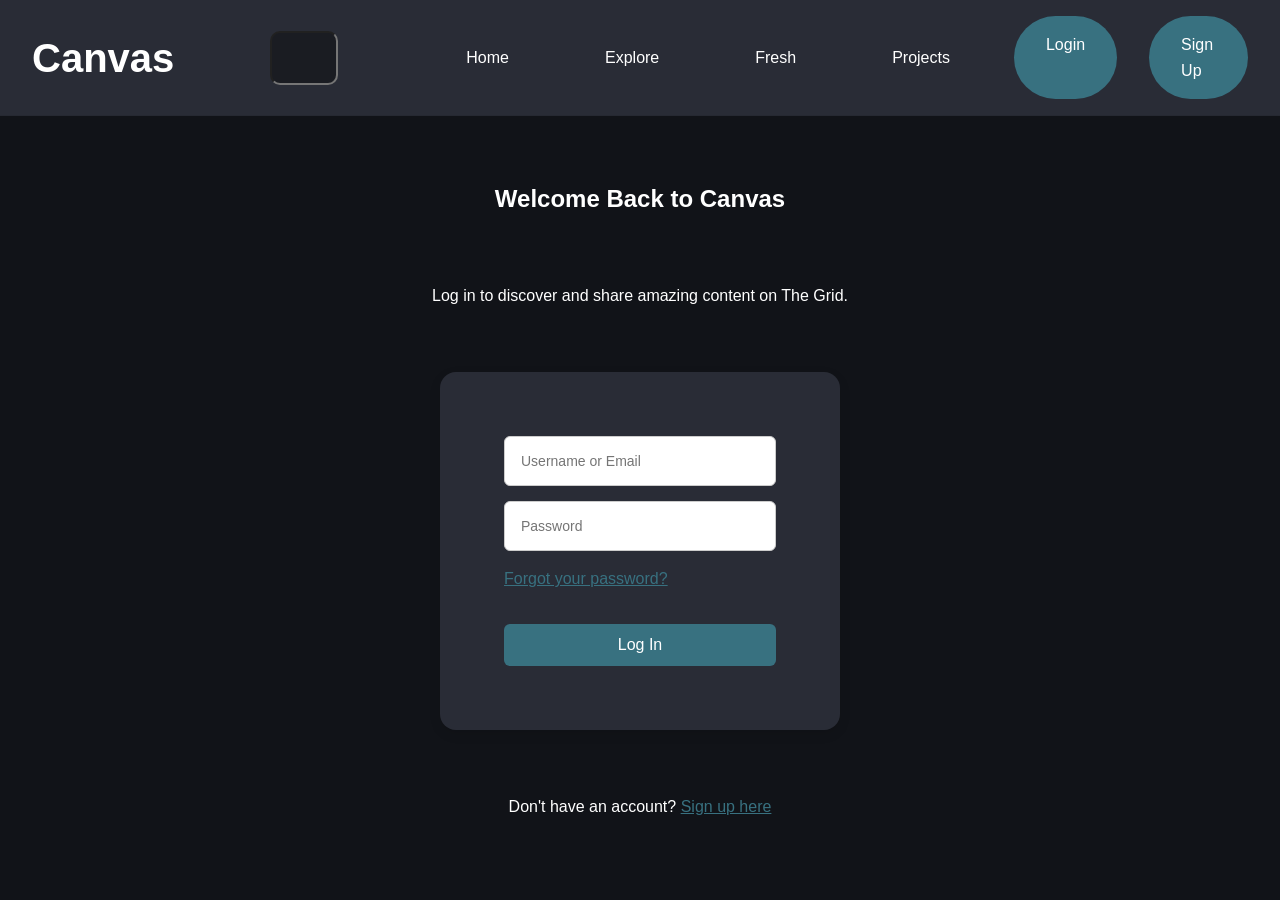
<file: login/index.html>
<!DOCTYPE html>
<html lang="en">
<head>
    <meta charset="UTF-8">
    <meta name="viewport" content="width=device-width, initial-scale=1.0">
    <title>Canvas Login</title>
    <link rel="stylesheet" href="../css/style.css">
</head>
<body>
    <header>
        <!-- My Logo -->
        <div class="logo">
            <a href="../index.html">Canvas</a>
        </div>

        <!-- Search Form -->

        <div class= "searchBar">
            <input class="search-input" type="text" name="search" placeholder="Search The Grid...">
        </div>

        <!-- Navigation Menu -->
        <nav class="main-nav">
            <ul>
                <li><a href="../index.html">Home</a></li>
                <li><a href="#">Explore</a></li>
                <li><a href="#">Fresh</a></li>
                <li><a href="#">Projects</a></li> 
            </ul>
        </nav>

        <div class="auth-btns">
            <a href="#" class="btn-login">Login</a>     
            <a href="../signup/index.html" class="btn-signup">Sign Up</a>

        </div>

    </header>

    <main>
        <!-- Login form -->
            <div class="login-container">
                <h2>Welcome Back to Canvas</h2>
                    <p>Log in to discover and share amazing content on The Grid.</p>
                        <form class="login-form">
                            <input type="text" name="username" placeholder="Username or Email" required>
                            <input type="password" name="password" placeholder="Password" required>
                            <a href="#" class="forgot-password">Forgot your password?</a>
                            <button type="submit">Log In</button>
                        </form>

                        <p class="signup-link">Don't have an account? <a href="../signup/index.html">Sign up here</a></p>
</body>
</html>
</file>
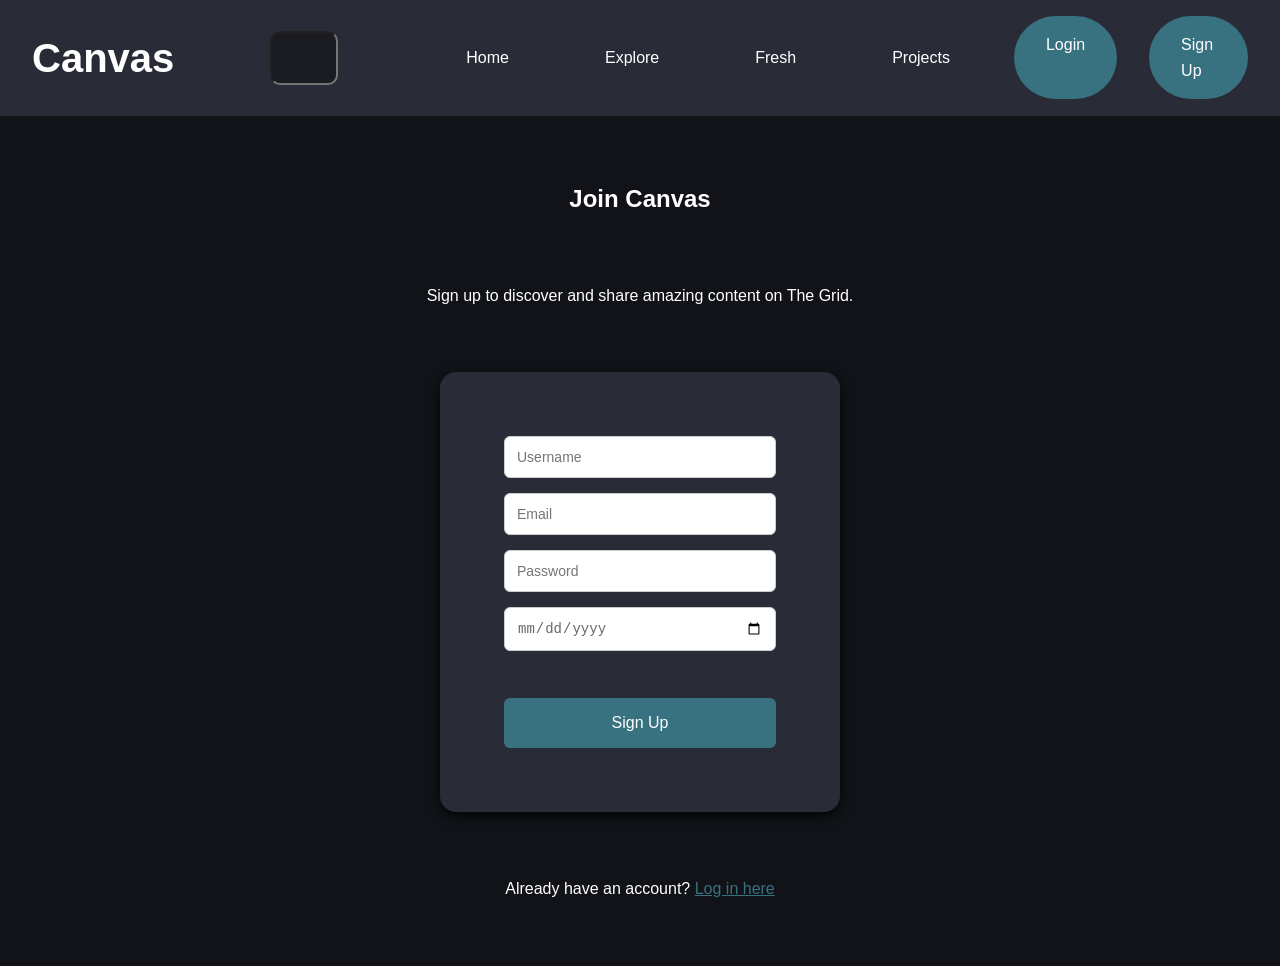
<file: signup/index.html>
<!DOCTYPE html>
<html lang="en">
<head>
    <meta charset="UTF-8">
    <meta name="viewport" content="width=device-width, initial-scale=1.0">
    <title>Canvas Sign Up</title>
    <link rel="stylesheet" href="../css/style.css">
</head>
<body>
    <header>
        <!-- My Logo -->
        <div class="logo">
            <a href="index.html">Canvas</a>
        </div>

        <!-- Search Form -->

        <div class= "searchBar">
            <input class="search-input" type="text" name="search" placeholder="Search The Grid...">
        </div>

        <!-- Navigation Menu -->
        <nav class="main-nav">
            <ul>
                <li><a href="../index.html">Home</a></li>
                <li><a href="#">Explore</a></li>
                <li><a href="#">Fresh</a></li>
                <li><a href="#">Projects</a></li> 
            </ul>
        </nav>

        <div class="auth-btns">
            <a href="../login/index.html" class="btn-login">Login</a>
            <a href="../signup/index.html" class="btn-signup">Sign Up</a>

        </div>

    </header>

    <main>
        <!-- Sign up form -->
            <div class="signup-container">
                <h2>Join Canvas</h2>
                    <p>Sign up to discover and share amazing content on The Grid.</p>
                        <form class="signup-form">
                            <input type="text" name="username" placeholder="Username" required>
                            <input type="email" name="email" placeholder="Email" required>
                            <input type="password" name="password" placeholder="Password" required>
                            <input type="date" name="birthday" id="signup-birthday" placeholder="mm/dd/yyyy birthday" required>
                            <button type="submit">Sign Up</button>
                        </form>

                        <p class="login-link">Already have an account? <a href="../login/index.html">Log in here</a></p>
            </div>
    </main>
</body>


</html>
</file>
<file: css/style.css>
/* ============================================
RESET
   ============================================ */
* {
    margin: 0;
    padding: 0;
    box-sizing: border-box;
}

/* ============================================
VARIABLES
   ============================================ */
:root {
    /* Colors */
    --color-bg: #111318;
    --color-surface: #292c36;
    --color-surface2: #1a1c22;
    --color-tone1: #2C2F3A;

    --color-border: rgba(0, 0, 0, 0.08);

    --color-text-primary: #ffffff;
    --color-text-secondary: #666666;

    --color-text-muted: #aaaaaa;
    --color-accent: #387180;
    --color-gold: #f0c050;
    --color-red: #A30B37;
    --color-hover: #7798A6;
    --color-lightgold: #FFCB77;

    /* Typography */
    --font-main: 'Inter', sans-serif;

    /* Spacing */
    --spacing-sm: 1rem;
    --spacing-md: 2rem;
    --spacing-lg: 4rem;
    --spacing-xl: 8rem;

    /* Border radius */
    --radius-sm: 6px;
    --radius-md: 10px;
    --radius-lg: 16px;
    --radius-pill: 9999px;

}

/* ============================================
BASE / GLOBAL
   ============================================ */
body {
    background-color: var(--color-bg);
    color: var(--color-text-primary);
    font-family: var(--font-main);
    line-height: 1.6;
}

a {
    text-decoration: none;
    color: inherit;
}

img {
    max-width: 100%;
    display: block;
}

button {
    cursor: pointer;
    border: none;
    background: none;
    font-family: inherit;
}

ul {
    list-style: none;
}

/* header styling */

header {
    display: flex;
    align-items: center;
    gap: 2rem;
    padding: 1rem 2rem;
    background-color: var(--color-surface);
    border-bottom: 1px solid var(--color-border);
}

/* Logo */
.logo a {
    font-size: 2.5rem;
    font-weight: bold;
    color: var(--color-text-primary);
}

/* Navigation */
.main-nav ul {
    display: flex;
    gap: var(--spacing-md);
    justify-content: space-between;
}

.main-nav a {
    color: var(--color-text-primary);
    font-weight: 500;
    padding: var(--spacing-sm) var(--spacing-md);
    transition: color 0.3s ease;
}

.main-nav a:hover {
    color: var(--color-hover);
}

/* search bar */
.searchBar {
    flex: 1;
    min-width: none;
    margin: 0 var(--spacing-lg);
    
}

.search-input {
    width: 100%;
    padding: var(--spacing-sm) var(--spacing-md);
    background-color: var(--color-surface2);
    color: var(--color-text-primary);
    font-size: 16px;
    border-radius: var(--radius-md);
}

.search-input:focus {
    outline: none;
    background-color: var(--color-tone1);
    color: var(--color-text-primary);
}

/* Authentication Buttons */

.auth-btns {
    display: flex;
    gap: var(--spacing-md);
}

.auth-btns a {
    text-decoration: none;
    color: var(--color-text-primary);
    font-weight: 500;
    padding: var(--spacing-sm) var(--spacing-md);
    border-radius: var(--radius-pill);
    background-color: var(--color-accent);
    transition: background-color 0.3s ease, color 0.3s ease;
}

/* Sign up btn and Log in btn */

.btn-login, .btn-signup {
    padding: var(--spacing-sm) var(--spacing-md);
    border-radius: var(--radius-pill);
    font-weight: 500;
    background-color: var(--color-accent);
    color: var(--color-hover);
    transition: background-color 0.3s ease, color 0.3s ease;
}

.btn-login:hover, .btn-signup:hover {
    background-color: var(--color-hover);
    color: #fff;
}

/* --- filter options --- */

.filter-options {
    display: flex; 
    min-width: none;
    justify-content: space-evenly;
    padding: var(--spacing-sm) var(--spacing-md);
    gap: var(--spacing-md);
    margin: var(--spacing-lg) 0;
}

.filter-btn {
    padding: var(--spacing-sm) var(--spacing-md);
    width: 100%;
    border-radius: var(--radius-pill);
    font-weight: 500;
    background-color: var(--color-accent);
    color: var(--color-text-primary);
    border: 2.5px solid var(--color-border);
    transition: background-color 0.3s ease, color 0.3s ease;
}

.filter-btn:hover {
    background-color: var(--color-hover);
    color: #fff;
}   

/* sign up form */

.signup-form {
    max-width: 400px;
    margin: 0 auto;
    padding: var(--spacing-lg);
    background-color: var(--color-surface);
    border-radius: var(--radius-lg);
    box-shadow: 0 4px 12px rgba(0, 0, 0, 0.8);
}

.signup-form input {
        width: 100%;
        padding: 12px;
        margin-bottom: 15px;
        border: 1px solid #ccc;
        border-radius: 6px;
        font-size: 14px;
        box-sizing: border-box;
}

input[type="date"]::-webkit-datetime-edit {
    color: var(--color-text-secondary);
}

.signup-form button {
    width: 100%;
    padding: var(--spacing-sm);
    margin-top: var(--spacing-md);
    background-color: var(--color-accent);
    color: white;
    border: none;
    border-radius: var(--radius-sm);
    font-size: 16px;
    cursor: pointer;
}

.signup-form button:hover {
    background-color: var(--color-hover);
}

.signup-container h2,
.signup-container p {
    text-align: center;
    margin: var(--spacing-lg);
}

/* log in here */

.login-link {
    text-align: center;
    margin-top: var(--spacing-md);
}

.login-link a {
    color: var(--color-accent);
    font-weight: 500;
    text-decoration: underline;
    gap: var(--spacing-sm);
}

/* -- login form -- */

.login-form {
    max-width: 400px;
    margin: 0 auto;
    padding: var(--spacing-lg);
    background-color: var(--color-surface);
    border-radius: var(--radius-lg);
    box-shadow: 0 4px 12px rgba(0, 0, 0, 0.1);
}

.login-form input {
        width: 100%;
        padding: var(--spacing-sm);
        margin-bottom: 15px;
        border: 1px solid #ccc;
        border-radius: 6px;
        font-size: 14px;
        box-sizing: border-box;
}

.login-form button {
    width: 100%;
    padding: 12px;
    background-color: var(--color-accent);
    color: white;
    border: none;
    border-radius: 6px;
    font-size: 16px;
    cursor: pointer;
}

.login-form button:hover {
    background-color: var(--color-hover);
}

.forgot-password {
    color: var(--color-accent);
    font-weight: 500;
    text-decoration: underline;
    display: block;
    margin-bottom: var(--spacing-md);
}

.login-container h2,
.login-container p {
    text-align: center;
    margin-top: var(--spacing-lg);
    margin-bottom: var(--spacing-lg);
}


/* sign up layout */

.signup-link {
    text-align: center;
    margin-top: var(--spacing-md);
}

.signup-link a {
    color: var(--color-accent);
    font-weight: 500;
    text-decoration: underline;
    
}


/* Profile Layout */

/* .profile-header {
    display: grid;
    grid-template-columns: 1fr 1fr;
}
.profile-banner { grid-column: 1 / -1; }  
.profile-info   { grid-column: 1 / -1; }  
.profile-bio    { grid-column: 1; }        
.profile-stats  { grid-column: 2; }        
.profile-tabs   { grid-column: 1 / -1; }  full width */

.profile-banner {
    height: 12rem;
    background: var(--color-accent);
}

.profile-avatar {
    width: 120px;
    height: 120px;
    border-radius: 50%;
    border: 3px solid var(--color-bg);
    border-color: white;
    background: linear-gradient(135deg, #c9a0e8, #7b68d5);
}

.profile-info {
    display: flex;
    align-items: center;
    margin: 2rem;
}

.profile-details {
    margin: 1rem;
}

.btn-follow {
    background: var(--color-accent);
    color: var(--color-text-primary);
    border-radius: var(--radius-pill);
    padding: 1rem;
}


.btn-commission {
    background: var(--color-gold);
    border-radius: var(--radius-pill);
    padding: 1rem;
    margin: 0.5rem;
}

.btn-follow:hover {
    background-color: var(--color-hover);
}

.btn-commission:hover {
    background-color: var(--color-lightgold);
}


.profile-actions {
    margin: 1rem;
}


.profile-bio {
    display: grid;
    grid-template-rows: 1fr;
    padding: 1rem;
}

.profile-stats {
    display: flex;
    flex-direction: row;
    align-items: flex-start;
    gap: var(--spacing-md);
    padding: 1rem;
}

.stat {
    display: flex;
    flex-direction: column;
}

.new-post {
    display: flex;
    background-color: var(--color-surface);
    border-radius: var(--radius-pill);
    padding: 1rem;
    color: var(--color-text-primary);
}

.profile-tabs {
    display: flex;
    flex-direction: row;
    align-items: center;
    gap: var(--spacing-sm);
    margin: 0.5rem;
}

.tab {
    display: flex;
    justify-content: center;
    width: 100%;
    text-align: center;
    color: var(--color-text-primary);
    background-color: var(--color-accent);
    padding: 1rem;
    border-radius: var(--radius-pill);
    margin: 1rem;
}

.profile-tabs :hover {
    background-color: var(--color-hover);
}


.divider {
    border: none;
    border-top: 1px solid white;
    margin: 1rem 2rem;
}
</file>
